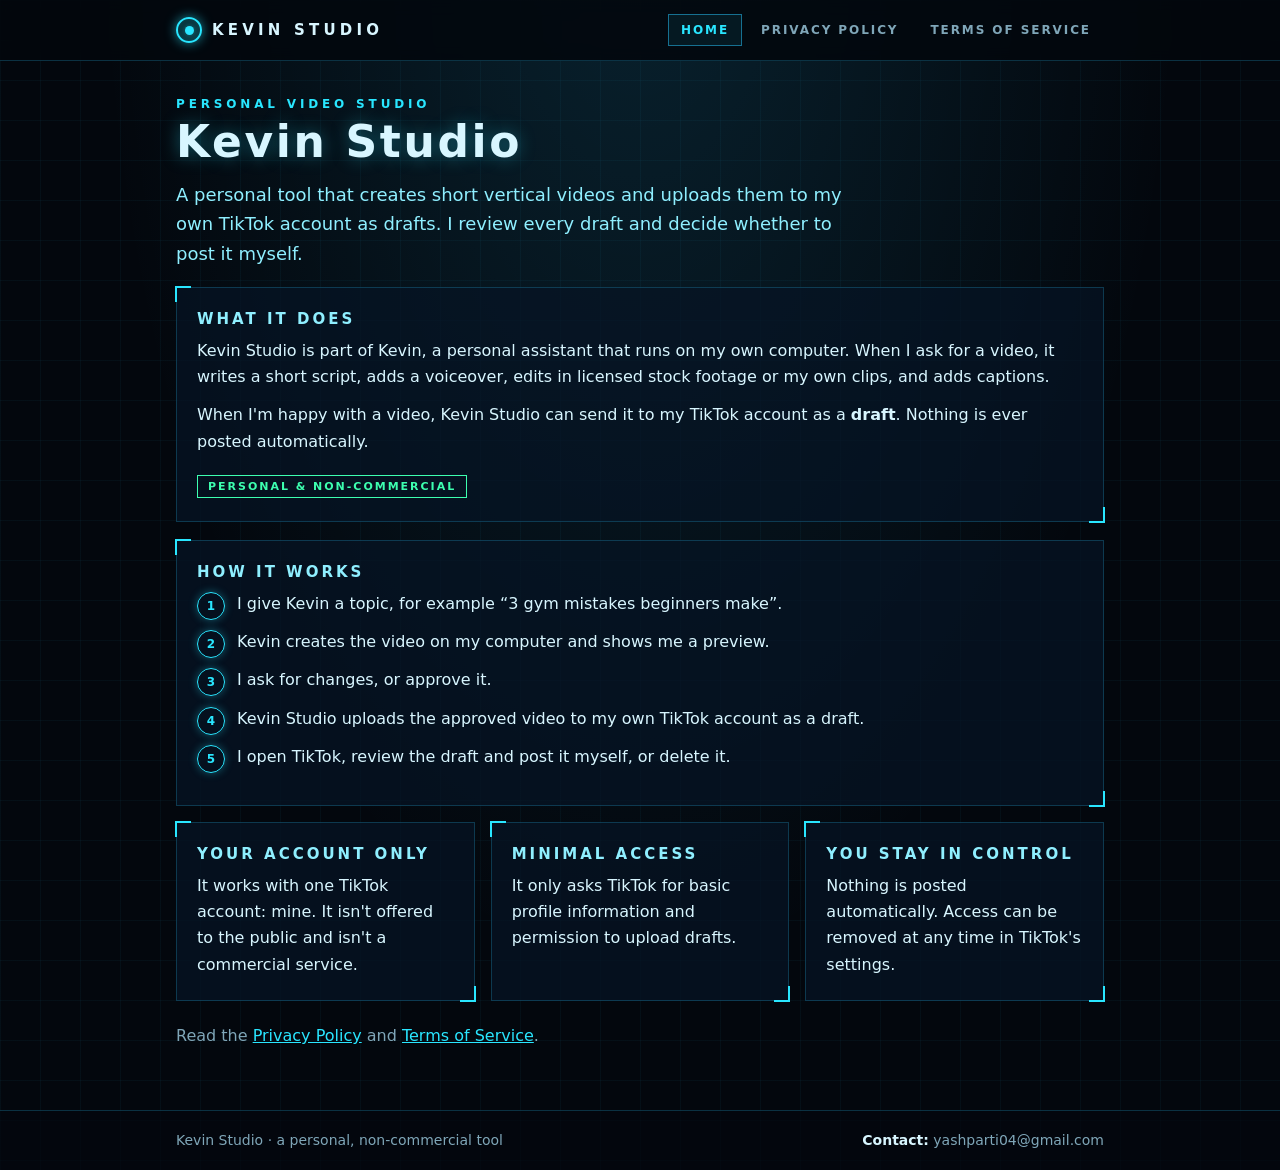
<file: index.html>
<!doctype html>
<html lang="en">
<head>
  <meta charset="utf-8">
  <meta name="viewport" content="width=device-width, initial-scale=1">
  <title>Kevin Studio</title>
  <meta name="description" content="Kevin Studio is a personal, non-commercial tool that creates short videos and uploads them to its owner's TikTok account as drafts.">
  <link rel="stylesheet" href="style.css">
</head>
<body>
  <header class="top">
    <div class="top-inner">
      <a class="brand" href="index.html"><span class="brand-ring" aria-hidden="true"></span>Kevin Studio</a>
      <nav class="menu" aria-label="Main">
        <a href="index.html" aria-current="page">Home</a>
        <a href="privacy-policy.html">Privacy Policy</a>
        <a href="terms-of-service.html">Terms of Service</a>
      </nav>
    </div>
  </header>

  <main>
    <p class="kicker">Personal video studio</p>
    <h1>Kevin Studio</h1>
    <p class="lead">A personal tool that creates short vertical videos and uploads them to my own TikTok account as drafts.
      I review every draft and decide whether to post it myself.</p>

    <section class="panel">
      <h2>What it does</h2>
      <p>Kevin Studio is part of Kevin, a personal assistant that runs on my own computer. When I ask for a video, it
        writes a short script, adds a voiceover, edits in licensed stock footage or my own clips, and adds captions.</p>
      <p>When I'm happy with a video, Kevin Studio can send it to my TikTok account as a <strong>draft</strong>.
        Nothing is ever posted automatically.</p>
      <span class="badge">Personal &amp; non-commercial</span>
    </section>

    <section class="panel">
      <h2>How it works</h2>
      <ol class="steps">
        <li>I give Kevin a topic, for example “3 gym mistakes beginners make”.</li>
        <li>Kevin creates the video on my computer and shows me a preview.</li>
        <li>I ask for changes, or approve it.</li>
        <li>Kevin Studio uploads the approved video to my own TikTok account as a draft.</li>
        <li>I open TikTok, review the draft and post it myself, or delete it.</li>
      </ol>
    </section>

    <div class="grid" style="margin-top:16px">
      <section class="panel">
        <h2>Your account only</h2>
        <p>It works with one TikTok account: mine. It isn't offered to the public and isn't a commercial service.</p>
      </section>
      <section class="panel">
        <h2>Minimal access</h2>
        <p>It only asks TikTok for basic profile information and permission to upload drafts.</p>
      </section>
      <section class="panel">
        <h2>You stay in control</h2>
        <p>Nothing is posted automatically. Access can be removed at any time in TikTok's settings.</p>
      </section>
    </div>

    <p class="muted" style="margin-top:22px">Read the <a href="privacy-policy.html">Privacy Policy</a> and
      <a href="terms-of-service.html">Terms of Service</a>.</p>
  </main>

  <footer class="foot">
    <div class="foot-inner">
      <span>Kevin Studio · a personal, non-commercial tool</span>
      <span><strong>Contact:</strong> yashparti04@gmail.com</span>
    </div>
  </footer>
</body>
</html>
</file>
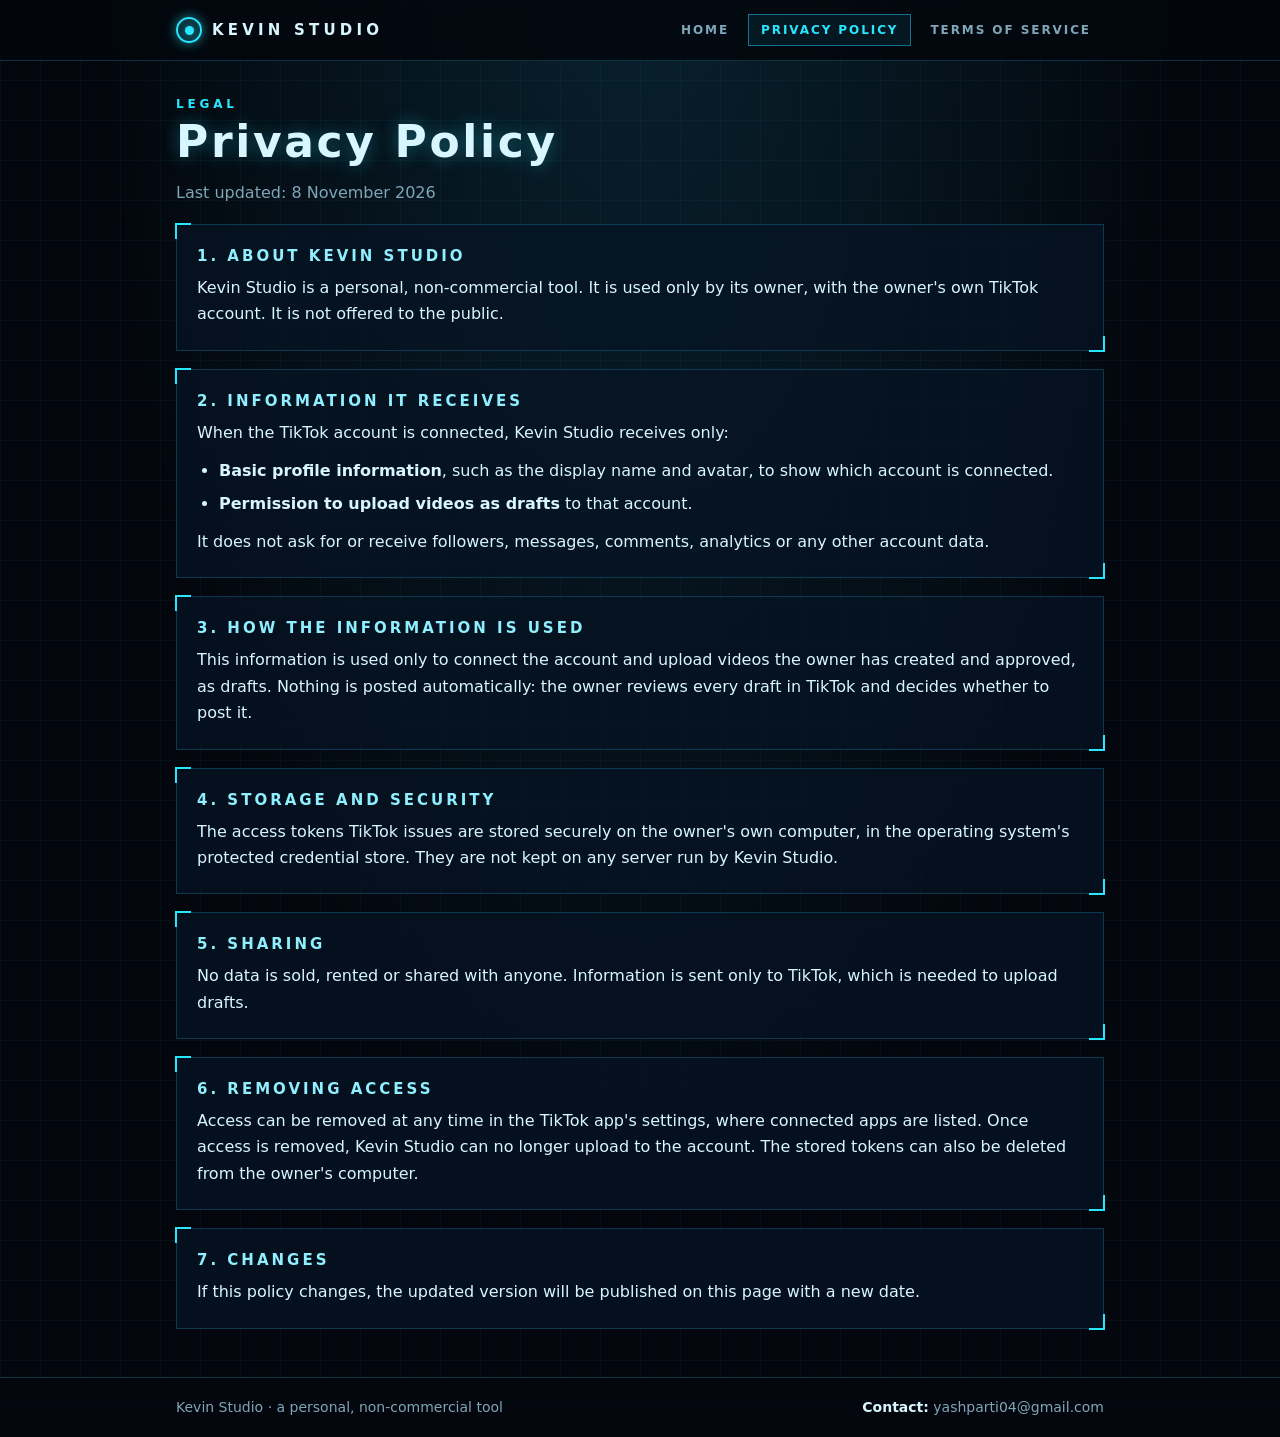
<file: privacy-policy.html>
<!doctype html>
<html lang="en">
<head>
  <meta charset="utf-8">
  <meta name="viewport" content="width=device-width, initial-scale=1">
  <title>Privacy Policy · Kevin Studio</title>
  <meta name="description" content="How Kevin Studio handles information from TikTok.">
  <link rel="stylesheet" href="style.css">
</head>
<body>
  <header class="top">
    <div class="top-inner">
      <a class="brand" href="index.html"><span class="brand-ring" aria-hidden="true"></span>Kevin Studio</a>
      <nav class="menu" aria-label="Main">
        <a href="index.html">Home</a>
        <a href="privacy-policy.html" aria-current="page">Privacy Policy</a>
        <a href="terms-of-service.html">Terms of Service</a>
      </nav>
    </div>
  </header>

  <main>
    <p class="kicker">Legal</p>
    <h1>Privacy Policy</h1>
    <p class="muted">Last updated: 8 November 2026</p>

    <section class="panel">
      <h2>1. About Kevin Studio</h2>
      <p>Kevin Studio is a personal, non-commercial tool. It is used only by its owner, with the owner's own TikTok
        account. It is not offered to the public.</p>
    </section>

    <section class="panel">
      <h2>2. Information it receives</h2>
      <p>When the TikTok account is connected, Kevin Studio receives only:</p>
      <ul>
        <li><strong>Basic profile information</strong>, such as the display name and avatar, to show which account is connected.</li>
        <li><strong>Permission to upload videos as drafts</strong> to that account.</li>
      </ul>
      <p>It does not ask for or receive followers, messages, comments, analytics or any other account data.</p>
    </section>

    <section class="panel">
      <h2>3. How the information is used</h2>
      <p>This information is used only to connect the account and upload videos the owner has created and approved,
        as drafts. Nothing is posted automatically: the owner reviews every draft in TikTok and decides whether to
        post it.</p>
    </section>

    <section class="panel">
      <h2>4. Storage and security</h2>
      <p>The access tokens TikTok issues are stored securely on the owner's own computer, in the operating system's
        protected credential store. They are not kept on any server run by Kevin Studio.</p>
    </section>

    <section class="panel">
      <h2>5. Sharing</h2>
      <p>No data is sold, rented or shared with anyone. Information is sent only to TikTok, which is needed to upload
        drafts.</p>
    </section>

    <section class="panel">
      <h2>6. Removing access</h2>
      <p>Access can be removed at any time in the TikTok app's settings, where connected apps are listed. Once access is
        removed, Kevin Studio can no longer upload to the account. The stored tokens can also be deleted from the
        owner's computer.</p>
    </section>

    <section class="panel">
      <h2>7. Changes</h2>
      <p>If this policy changes, the updated version will be published on this page with a new date.</p>
    </section>
  </main>

  <footer class="foot">
    <div class="foot-inner">
      <span>Kevin Studio · a personal, non-commercial tool</span>
      <span><strong>Contact:</strong> yashparti04@gmail.com</span>
    </div>
  </footer>
</body>
</html>
</file>
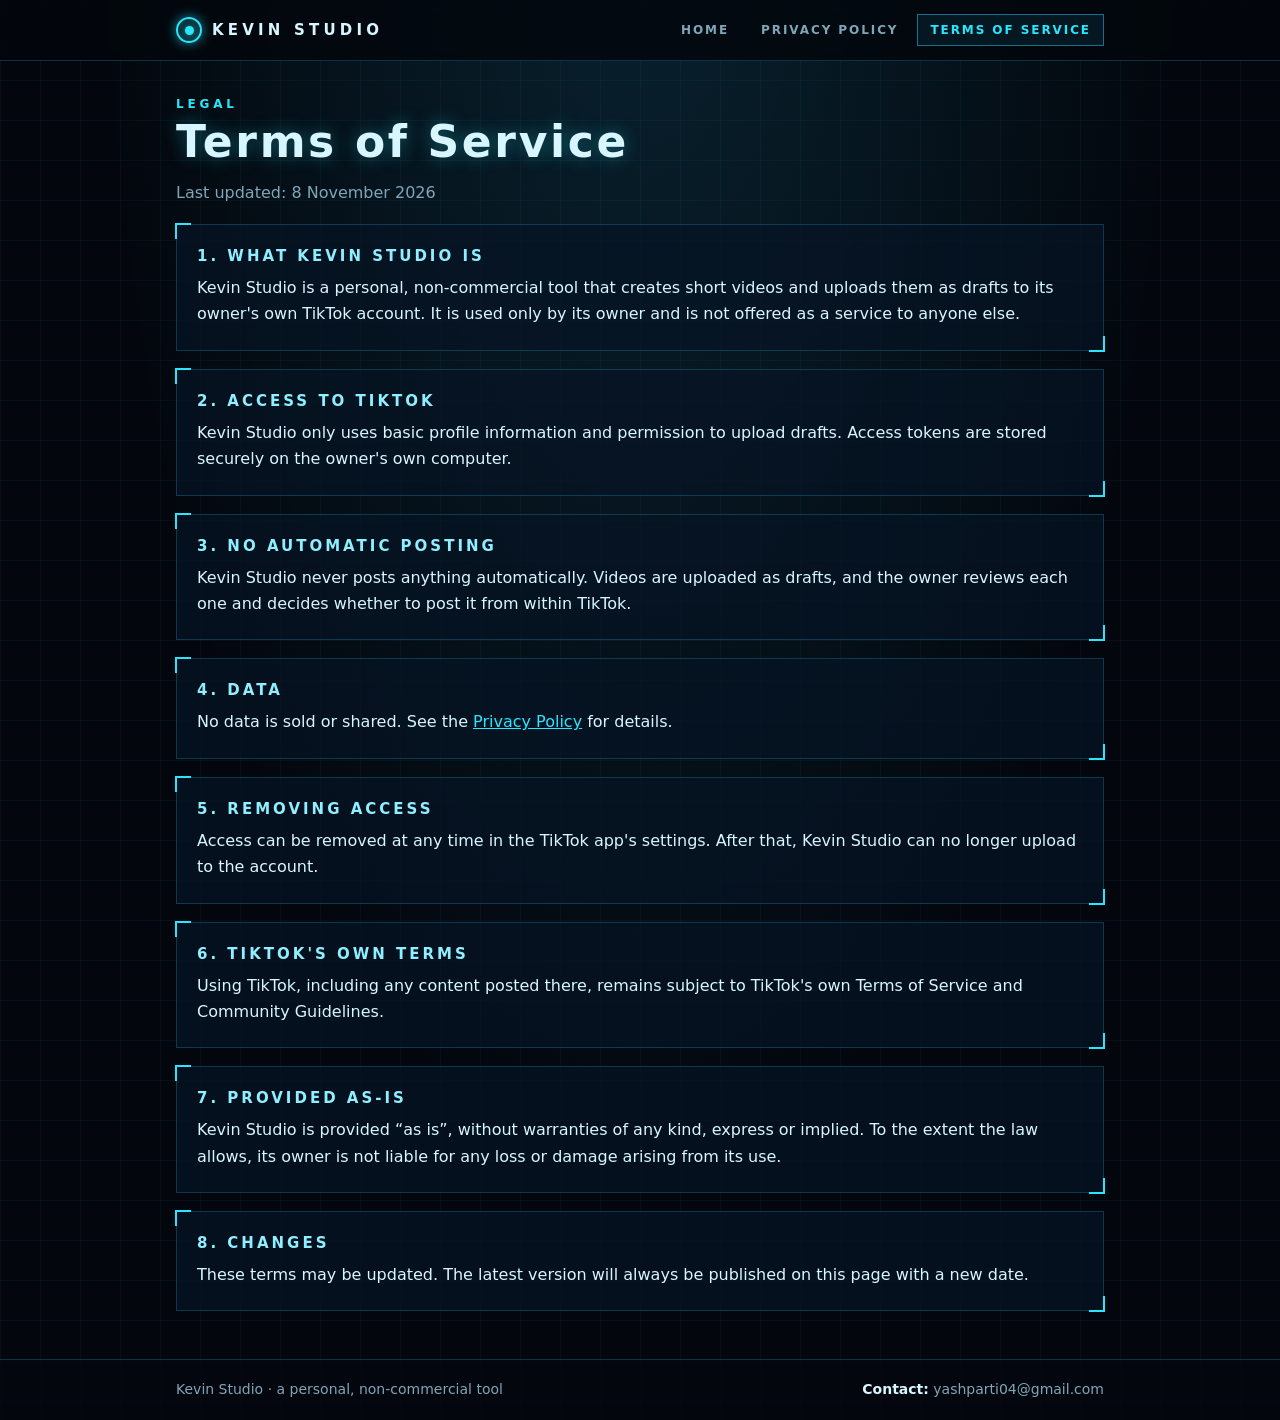
<file: terms-of-service.html>
<!doctype html>
<html lang="en">
<head>
  <meta charset="utf-8">
  <meta name="viewport" content="width=device-width, initial-scale=1">
  <title>Terms of Service · Kevin Studio</title>
  <meta name="description" content="Terms for using Kevin Studio, a personal, non-commercial tool.">
  <link rel="stylesheet" href="style.css">
</head>
<body>
  <header class="top">
    <div class="top-inner">
      <a class="brand" href="index.html"><span class="brand-ring" aria-hidden="true"></span>Kevin Studio</a>
      <nav class="menu" aria-label="Main">
        <a href="index.html">Home</a>
        <a href="privacy-policy.html">Privacy Policy</a>
        <a href="terms-of-service.html" aria-current="page">Terms of Service</a>
      </nav>
    </div>
  </header>

  <main>
    <p class="kicker">Legal</p>
    <h1>Terms of Service</h1>
    <p class="muted">Last updated: 8 November 2026</p>

    <section class="panel">
      <h2>1. What Kevin Studio is</h2>
      <p>Kevin Studio is a personal, non-commercial tool that creates short videos and uploads them as drafts to its
        owner's own TikTok account. It is used only by its owner and is not offered as a service to anyone else.</p>
    </section>

    <section class="panel">
      <h2>2. Access to TikTok</h2>
      <p>Kevin Studio only uses basic profile information and permission to upload drafts. Access tokens are stored
        securely on the owner's own computer.</p>
    </section>

    <section class="panel">
      <h2>3. No automatic posting</h2>
      <p>Kevin Studio never posts anything automatically. Videos are uploaded as drafts, and the owner reviews each one
        and decides whether to post it from within TikTok.</p>
    </section>

    <section class="panel">
      <h2>4. Data</h2>
      <p>No data is sold or shared. See the <a href="privacy-policy.html">Privacy Policy</a> for details.</p>
    </section>

    <section class="panel">
      <h2>5. Removing access</h2>
      <p>Access can be removed at any time in the TikTok app's settings. After that, Kevin Studio can no longer upload
        to the account.</p>
    </section>

    <section class="panel">
      <h2>6. TikTok's own terms</h2>
      <p>Using TikTok, including any content posted there, remains subject to TikTok's own Terms of Service and
        Community Guidelines.</p>
    </section>

    <section class="panel">
      <h2>7. Provided as-is</h2>
      <p>Kevin Studio is provided “as is”, without warranties of any kind, express or implied. To the extent the law
        allows, its owner is not liable for any loss or damage arising from its use.</p>
    </section>

    <section class="panel">
      <h2>8. Changes</h2>
      <p>These terms may be updated. The latest version will always be published on this page with a new date.</p>
    </section>
  </main>

  <footer class="foot">
    <div class="foot-inner">
      <span>Kevin Studio · a personal, non-commercial tool</span>
      <span><strong>Contact:</strong> yashparti04@gmail.com</span>
    </div>
  </footer>
</body>
</html>
</file>
<file: style.css>
/* Kevin Studio: dark cyan HUD look, plain CSS, no frameworks or external files */
:root {
  --bg: #03070d;
  --bg2: #061222;
  --panel: rgba(6, 20, 36, .72);
  --line: rgba(41, 200, 255, .22);
  --line2: rgba(41, 200, 255, .5);
  --cyan: #29e6ff;
  --cyan2: #8fefff;
  --text: #d8f6ff;
  --muted: #7fa6b8;
  --good: #3dffb0;
  --head: "Segoe UI", "Bahnschrift", "Arial Narrow", system-ui, sans-serif;
  --body: "Segoe UI", system-ui, -apple-system, Roboto, Arial, sans-serif;
}

* { box-sizing: border-box; }

html { -webkit-text-size-adjust: 100%; }

body {
  margin: 0;
  min-height: 100vh;
  display: flex;
  flex-direction: column;
  color: var(--text);
  font: 16px/1.65 var(--body);
  background:
    radial-gradient(ellipse at 50% -10%, rgba(41, 200, 255, .14), transparent 60%),
    linear-gradient(rgba(41, 200, 255, .045) 1px, transparent 1px) 0 0 / 40px 40px,
    linear-gradient(90deg, rgba(41, 200, 255, .045) 1px, transparent 1px) 0 0 / 40px 40px,
    var(--bg);
}

a { color: var(--cyan); }
a:hover { color: var(--cyan2); }
a:focus-visible, .menu a:focus-visible { outline: 2px solid var(--cyan); outline-offset: 3px; }

/* ── top menu ── */
.top {
  position: sticky;
  top: 0;
  z-index: 10;
  background: rgba(3, 7, 13, .88);
  border-bottom: 1px solid var(--line);
  backdrop-filter: blur(8px);
}
.top-inner {
  max-width: 960px;
  margin: 0 auto;
  padding: 14px 16px;
  display: flex;
  align-items: center;
  justify-content: space-between;
  gap: 12px;
  flex-wrap: wrap;
}
.brand {
  display: flex;
  align-items: center;
  gap: 10px;
  color: var(--text);
  text-decoration: none;
  font: 700 15px var(--head);
  letter-spacing: .28em;
  text-transform: uppercase;
}
.brand-ring {
  width: 26px;
  height: 26px;
  border: 2px solid var(--cyan);
  border-radius: 50%;
  display: grid;
  place-items: center;
  box-shadow: 0 0 12px rgba(41, 230, 255, .6), inset 0 0 8px rgba(41, 230, 255, .4);
}
.brand-ring::after {
  content: "";
  width: 9px;
  height: 9px;
  border-radius: 50%;
  background: var(--cyan);
  box-shadow: 0 0 8px var(--cyan);
}
.menu { display: flex; gap: 6px; flex-wrap: wrap; }
.menu a {
  color: var(--muted);
  text-decoration: none;
  font: 600 12px var(--head);
  letter-spacing: .16em;
  text-transform: uppercase;
  padding: 8px 12px;
  border: 1px solid transparent;
}
.menu a:hover { color: var(--cyan2); border-color: var(--line); }
.menu a[aria-current="page"] {
  color: var(--cyan);
  border-color: var(--line2);
  background: rgba(41, 200, 255, .08);
}

/* ── content ── */
main {
  flex: 1;
  width: 100%;
  max-width: 960px;
  margin: 0 auto;
  padding: 36px 16px 48px;
}
.kicker {
  margin: 0 0 6px;
  color: var(--cyan);
  font: 600 12px var(--head);
  letter-spacing: .32em;
  text-transform: uppercase;
}
h1 {
  margin: 0 0 12px;
  font: 700 clamp(28px, 6vw, 44px)/1.15 var(--head);
  letter-spacing: .06em;
  text-shadow: 0 0 18px rgba(41, 230, 255, .35);
}
h2 {
  margin: 0 0 10px;
  color: var(--cyan2);
  font: 600 15px var(--head);
  letter-spacing: .2em;
  text-transform: uppercase;
}
p { margin: 0 0 12px; }
ul, ol { margin: 0 0 12px; padding-left: 22px; }
li { margin-bottom: 6px; }
.lead { font-size: 18px; color: var(--cyan2); max-width: 680px; }
.muted { color: var(--muted); }

/* HUD panel with corner brackets */
.panel {
  position: relative;
  margin-top: 18px;
  padding: 22px 20px;
  background: var(--panel);
  border: 1px solid var(--line);
}
.panel::before, .panel::after {
  content: "";
  position: absolute;
  width: 14px;
  height: 14px;
  border: 2px solid var(--cyan);
  pointer-events: none;
}
.panel::before { top: -2px; left: -2px; border-right: 0; border-bottom: 0; }
.panel::after { bottom: -2px; right: -2px; border-left: 0; border-top: 0; }
.panel > :last-child { margin-bottom: 0; }

.grid { display: grid; grid-template-columns: repeat(auto-fit, minmax(240px, 1fr)); gap: 16px; }
.grid .panel { margin-top: 0; }

.steps { list-style: none; padding: 0; counter-reset: step; }
.steps li { position: relative; padding-left: 40px; margin-bottom: 12px; counter-increment: step; }
.steps li::before {
  content: counter(step);
  position: absolute;
  left: 0;
  top: 1px;
  width: 26px;
  height: 26px;
  display: grid;
  place-items: center;
  border: 1px solid var(--cyan);
  border-radius: 50%;
  color: var(--cyan);
  font: 700 12px var(--head);
  box-shadow: 0 0 8px rgba(41, 230, 255, .35);
}
.badge {
  display: inline-block;
  margin-top: 8px;
  padding: 4px 10px;
  border: 1px solid var(--good);
  color: var(--good);
  font: 600 11px var(--head);
  letter-spacing: .18em;
  text-transform: uppercase;
}

/* ── footer ── */
.foot { border-top: 1px solid var(--line); background: rgba(3, 7, 13, .7); }
.foot-inner {
  max-width: 960px;
  margin: 0 auto;
  padding: 18px 16px;
  display: flex;
  justify-content: space-between;
  gap: 8px 20px;
  flex-wrap: wrap;
  font-size: 14px;
  color: var(--muted);
}
.foot strong { color: var(--text); font-weight: 600; }

@media (max-width: 560px) {
  .top-inner { flex-direction: column; align-items: flex-start; }
  .menu a { padding: 7px 9px; font-size: 11px; letter-spacing: .1em; }
  main { padding-top: 26px; }
  .panel { padding: 18px 16px; }
}
</file>
